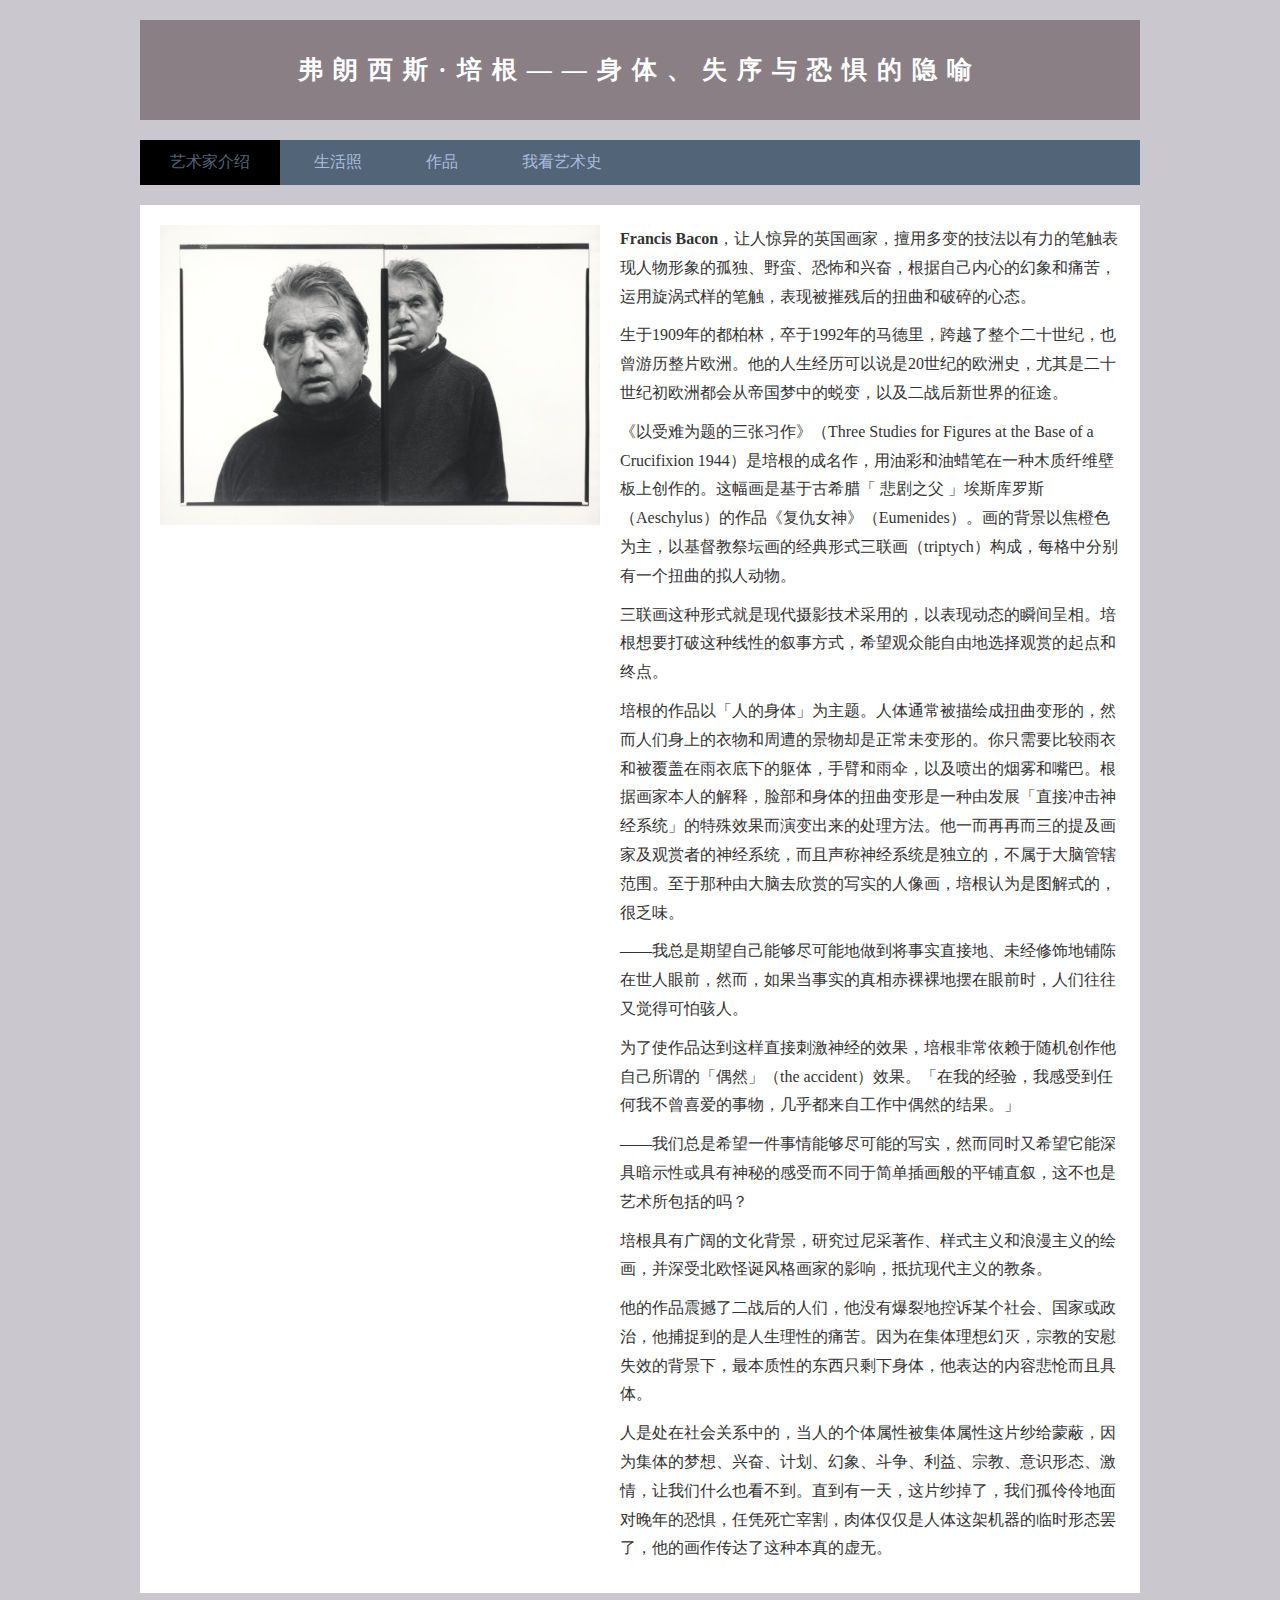
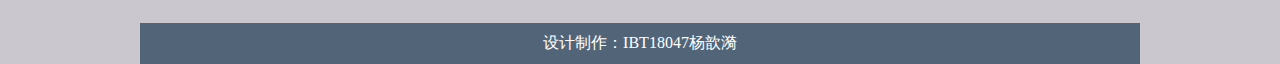
<file: index.html>
<!DOCTYPE html>
<html>
	<head>
		<meta charset="utf-8" />
		<title>弗朗西斯·培根——身体、失序与恐惧的隐喻</title>
		<link rel="stylesheet" type="text/css" href="css/style.css" />
	</head>
	<body>
		<!-- 顶部 -->
		<div class="header-user">
			<h3>弗朗西斯·培根——身体、失序与恐惧的隐喻</h3>
		</div>
		<div class="nav">
			<ul>
				<li class="active">
					<a href="index.html">艺术家介绍</a>
				</li>
				<li>
					<a href="life.html">生活照</a>
				</li>
				<li>
					<a href="work.html">作品</a>
				</li>
				<li>
					<a href="ly.html">我看艺术史</a>
				</li>
			</ul>
		</div>
		<div class="home-about">
			<img src="img/FB.jpg">
			<div>
				<p><b>Francis Bacon</b>，让人惊异的英国画家，擅用多变的技法以有力的笔触表现人物形象的孤独、野蛮、恐怖和兴奋，根据自己内心的幻象和痛苦，运用旋涡式样的笔触，表现被摧残后的扭曲和破碎的心态。</p>
				<p>生于1909年的都柏林，卒于1992年的马德里，跨越了整个二十世纪，也曾游历整片欧洲。他的人生经历可以说是20世纪的欧洲史，尤其是二十世纪初欧洲都会从帝国梦中的蜕变，以及二战后新世界的征途。</p>
				<p>《以受难为题的三张习作》（Three Studies for Figures at the Base of a Crucifixion 1944）是培根的成名作，用油彩和油蜡笔在一种木质纤维壁板上创作的。这幅画是基于古希腊「 悲剧之父 」埃斯库罗斯（Aeschylus）的作品《复仇女神》（Eumenides）。画的背景以焦橙色为主，以基督教祭坛画的经典形式三联画（triptych）构成，每格中分别有一个扭曲的拟人动物。</p>
				<p>三联画这种形式就是现代摄影技术采用的，以表现动态的瞬间呈相。培根想要打破这种线性的叙事方式，希望观众能自由地选择观赏的起点和终点。</p>
				<p>培根的作品以「人的身体」为主题。人体通常被描绘成扭曲变形的，然而人们身上的衣物和周遭的景物却是正常未变形的。你只需要比较雨衣和被覆盖在雨衣底下的躯体，手臂和雨伞，以及喷出的烟雾和嘴巴。根据画家本人的解释，脸部和身体的扭曲变形是一种由发展「直接冲击神经系统」的特殊效果而演变出来的处理方法。他一而再再而三的提及画家及观赏者的神经系统，而且声称神经系统是独立的，不属于大脑管辖范围。至于那种由大脑去欣赏的写实的人像画，培根认为是图解式的，很乏味。</p>
				<p>——我总是期望自己能够尽可能地做到将事实直接地、未经修饰地铺陈在世人眼前，然而，如果当事实的真相赤裸裸地摆在眼前时，人们往往又觉得可怕骇人。</p>
				<p>为了使作品达到这样直接刺激神经的效果，培根非常依赖于随机创作他自己所谓的「偶然」（the accident）效果。「在我的经验，我感受到任何我不曾喜爱的事物，几乎都来自工作中偶然的结果。」</p>
				<p>——我们总是希望一件事情能够尽可能的写实，然而同时又希望它能深具暗示性或具有神秘的感受而不同于简单插画般的平铺直叙，这不也是艺术所包括的吗？</p>
				<p>培根具有广阔的文化背景，研究过尼采著作、样式主义和浪漫主义的绘画，并深受北欧怪诞风格画家的影响，抵抗现代主义的教条。
				<P>他的作品震撼了二战后的人们，他没有爆裂地控诉某个社会、国家或政治，他捕捉到的是人生理性的痛苦。因为在集体理想幻灭，宗教的安慰失效的背景下，最本质性的东西只剩下身体，他表达的内容悲怆而且具体。<p>
				<p>人是处在社会关系中的，当人的个体属性被集体属性这片纱给蒙蔽，因为集体的梦想、兴奋、计划、幻象、斗争、利益、宗教、意识形态、激情，让我们什么也看不到。直到有一天，这片纱掉了，我们孤伶伶地面对晚年的恐惧，任凭死亡宰割，肉体仅仅是人体这架机器的临时形态罢了，他的画作传达了这种本真的虚无。</p>
			</div>
		</div>
		<div class="footer">
			<p>设计制作：IBT18047杨歆漪</p>
		</div>
	</body>
</html>
</file>
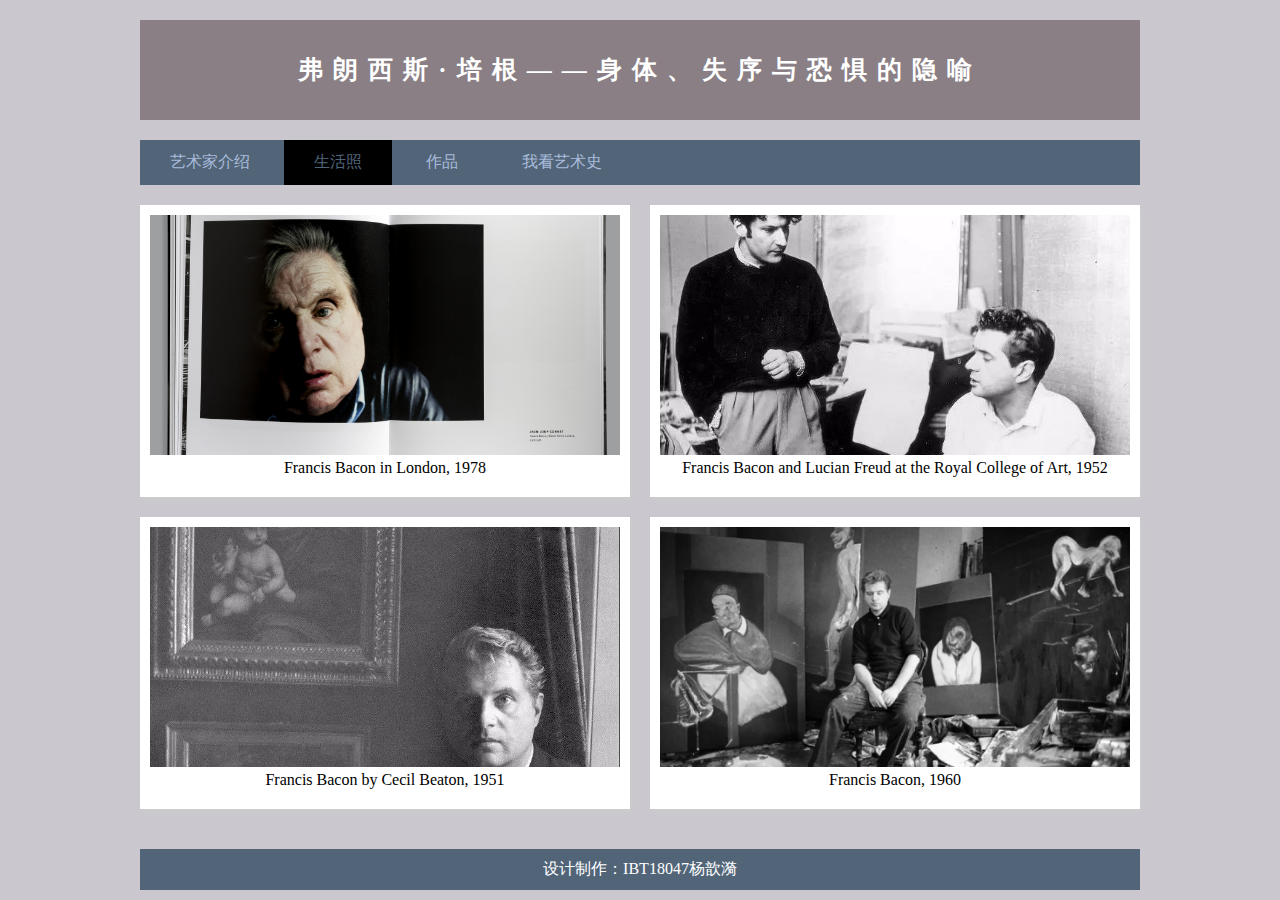
<file: life.html>
<!DOCTYPE html>
<html>
	<head>
		<meta charset="utf-8" />
		<title>弗朗西斯·培根——身体、失序与恐惧的隐喻</title>
		<link rel="stylesheet" type="text/css" href="css/style.css" />
	</head>
	<body>
		<!-- 顶部 -->
		<div class="header-user">
			<h3>弗朗西斯·培根——身体、失序与恐惧的隐喻</h3>
		</div>
		<div class="nav">
			<ul>
				<li>
					<a href="index.html">艺术家介绍</a>
				</li>
				<li class="active">
					<a href="life.html">生活照</a>
				</li>
				<li>
					<a href="work.html">作品</a>
				</li>
				<li>
					<a href="ly.html">我看艺术史</a>
				</li>
			</ul>
		</div>
		<div class="list">
			<ul>
				<li>
					<a href="https://www.francis-bacon.com/life">
						<img src="img/London, 1978.jpg" alt="">
						<p>Francis Bacon in London, 1978</p>
					</a>
				</li>
				<li>
					<a href="https://www.francis-bacon.com/life">
						<img src="img/Francis Bacon and Lucian Freud at the Royal College of Art.jpg">
						<p>Francis Bacon and Lucian Freud at the Royal College of Art, 1952</p>
					</a>
				</li>
				<li>
					<a href="https://www.francis-bacon.com/life">
						<img src="img/Francis Bacon by Cecil Beaton, 1951.jpg">
						<p>Francis Bacon by Cecil Beaton, 1951</p>
					</a>
				</li>
				<li>
					<a href="https://www.francis-bacon.com/life">
						<img src="img/Francis Bacon.jpg">
						<p>Francis Bacon, 1960</p>
					</a>
				</li>
			</ul>
		</div>
		<div class="footer">
			<p>设计制作：IBT18047杨歆漪</p>
		</div>
	</body>
</html>
</file>
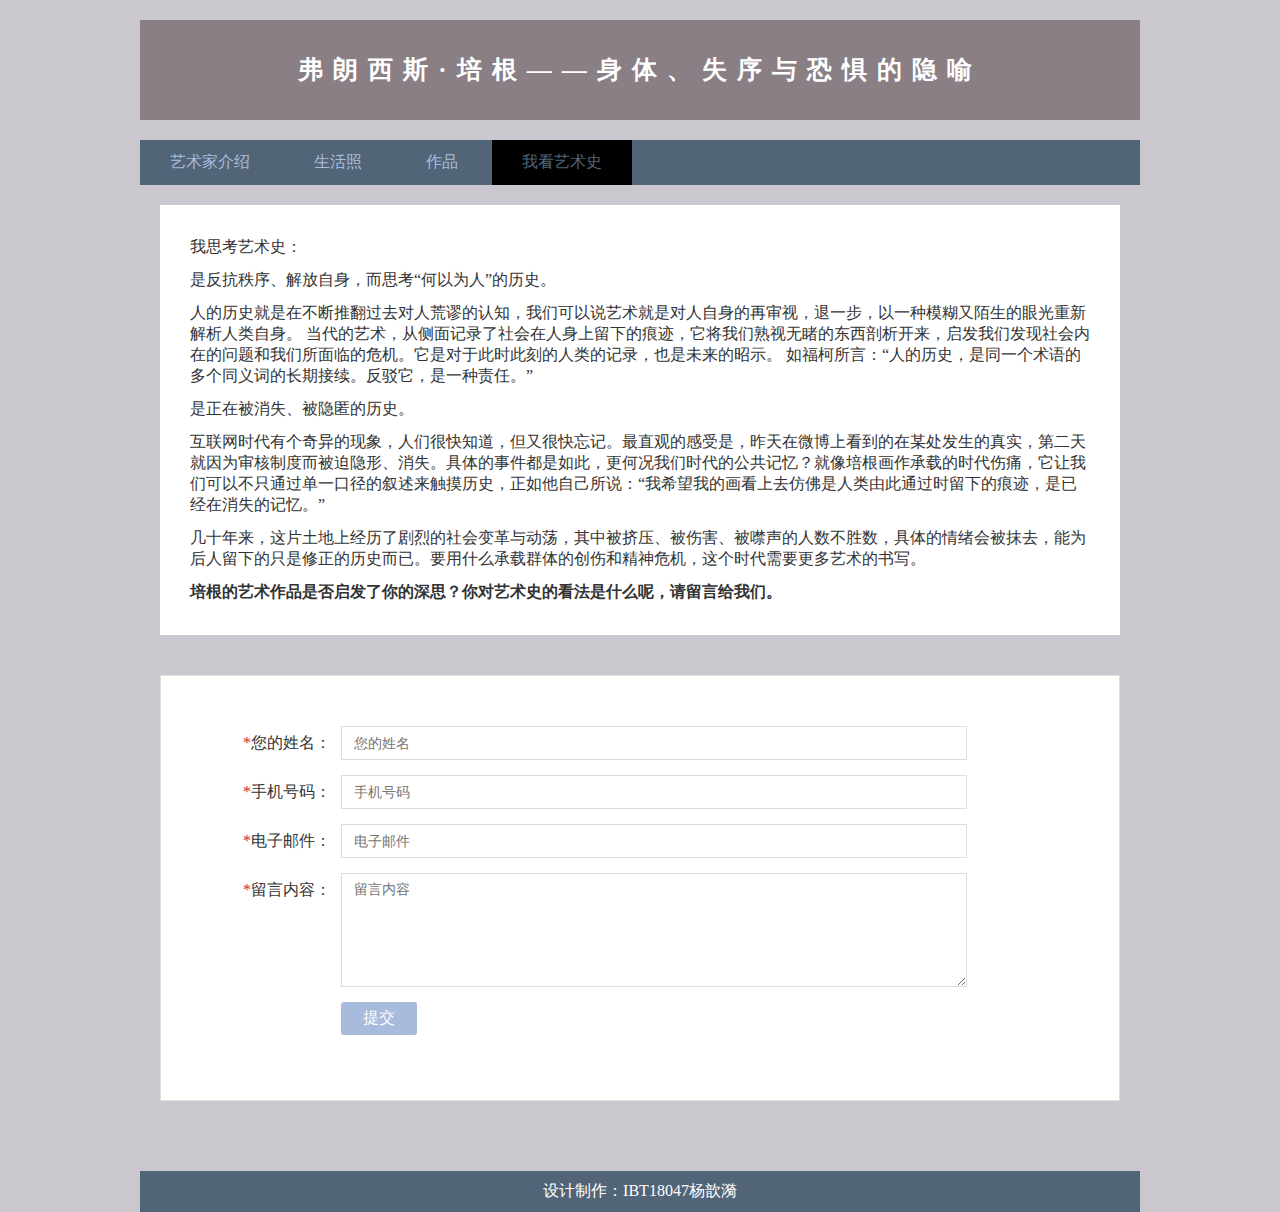
<file: ly.html>
<!DOCTYPE html>
<html>
	<head>
		<meta charset="utf-8" />
		<title>弗朗西斯·培根——身体、失序与恐惧的隐喻</title>
		<link rel="stylesheet" type="text/css" href="css/style.css" />
	</head>
	<body>
		<!-- 顶部 -->
		<div class="header-user">
			<h3>弗朗西斯·培根——身体、失序与恐惧的隐喻</h3>
		</div>
		<div class="nav">
			<ul>
				<li>
					<a href="index.html">艺术家介绍</a>
				</li>
				<li>
					<a href="life.html">生活照</a>
				</li>
				<li>
					<a href="work.html">作品</a>
				</li>
				<li class="active">
					<a href="ly.html">我看艺术史</a>
				</li>
			</ul>
		</div>
		<div class="home">
			<div>
				<p>我思考艺术史：</p>
				<p>是反抗秩序、解放自身，而思考“何以为人”的历史。</p>
				<p>人的历史就是在不断推翻过去对人荒谬的认知，我们可以说艺术就是对人自身的再审视，退一步，以一种模糊又陌生的眼光重新解析人类自身。
当代的艺术，从侧面记录了社会在人身上留下的痕迹，它将我们熟视无睹的东西剖析开来，启发我们发现社会内在的问题和我们所面临的危机。它是对于此时此刻的人类的记录，也是未来的昭示。
如福柯所言：“人的历史，是同一个术语的多个同义词的长期接续。反驳它，是一种责任。”</p>
				<p>是正在被消失、被隐匿的历史。</p>
				<p>互联网时代有个奇异的现象，人们很快知道，但又很快忘记。最直观的感受是，昨天在微博上看到的在某处发生的真实，第二天就因为审核制度而被迫隐形、消失。具体的事件都是如此，更何况我们时代的公共记忆？就像培根画作承载的时代伤痛，它让我们可以不只通过单一口径的叙述来触摸历史，正如他自己所说：“我希望我的画看上去仿佛是人类由此通过时留下的痕迹，是已经在消失的记忆。”</p>
				<p>几十年来，这片土地上经历了剧烈的社会变革与动荡，其中被挤压、被伤害、被噤声的人数不胜数，具体的情绪会被抹去，能为后人留下的只是修正的历史而已。要用什么承载群体的创伤和精神危机，这个时代需要更多艺术的书写。</p>
				<p><b>培根的艺术作品是否启发了你的深思？你对艺术史的看法是什么呢，请留言给我们。</b></p>
			</div>
		</div>
		<div class="web-section">
			<div class="container">
				<div class="web-message">
					<form>
						<div class="form-group">
							<label class="form-label"><span>*</span>您的姓名：</label>
							<div class="form-content">
								<input type="text" id="attr_1" name="attr_1" class="form-control" placeholder="您的姓名">
							</div>
						</div>
						<div class="form-group">
							<label class="form-label"><span>*</span>手机号码：</label>
							<div class="form-content">
								<input type="tel" id="attr_2" name="attr_2" class="form-control" placeholder="手机号码">
							</div>
						</div>
						<div class="form-group">
							<label class="form-label"><span>*</span>电子邮件：</label>
							<div class="form-content">
								<input type="email" id="attr_3" name="attr_3" class="form-control" placeholder="电子邮件">
							</div>
						</div>
						<div class="form-group">
							<label class="form-label"><span>*</span>留言内容：</label>
							<div class="form-content">
								<textarea id="attr_4" name="attr_4" class="form-control" rows="5"
									placeholder="留言内容"></textarea>
							</div>
						</div>
						<div class="form-group">
							<label class="form-label"></label>
							<div class="form-content">
								<button type="submit" class="form-submit">提交</button>
							</div>
						</div>
					</form>
				</div>
			</div>
		</div>
		<div class="footer">
			<p>设计制作：IBT18047杨歆漪</p>
		</div>
	</body>
</html>
</file>
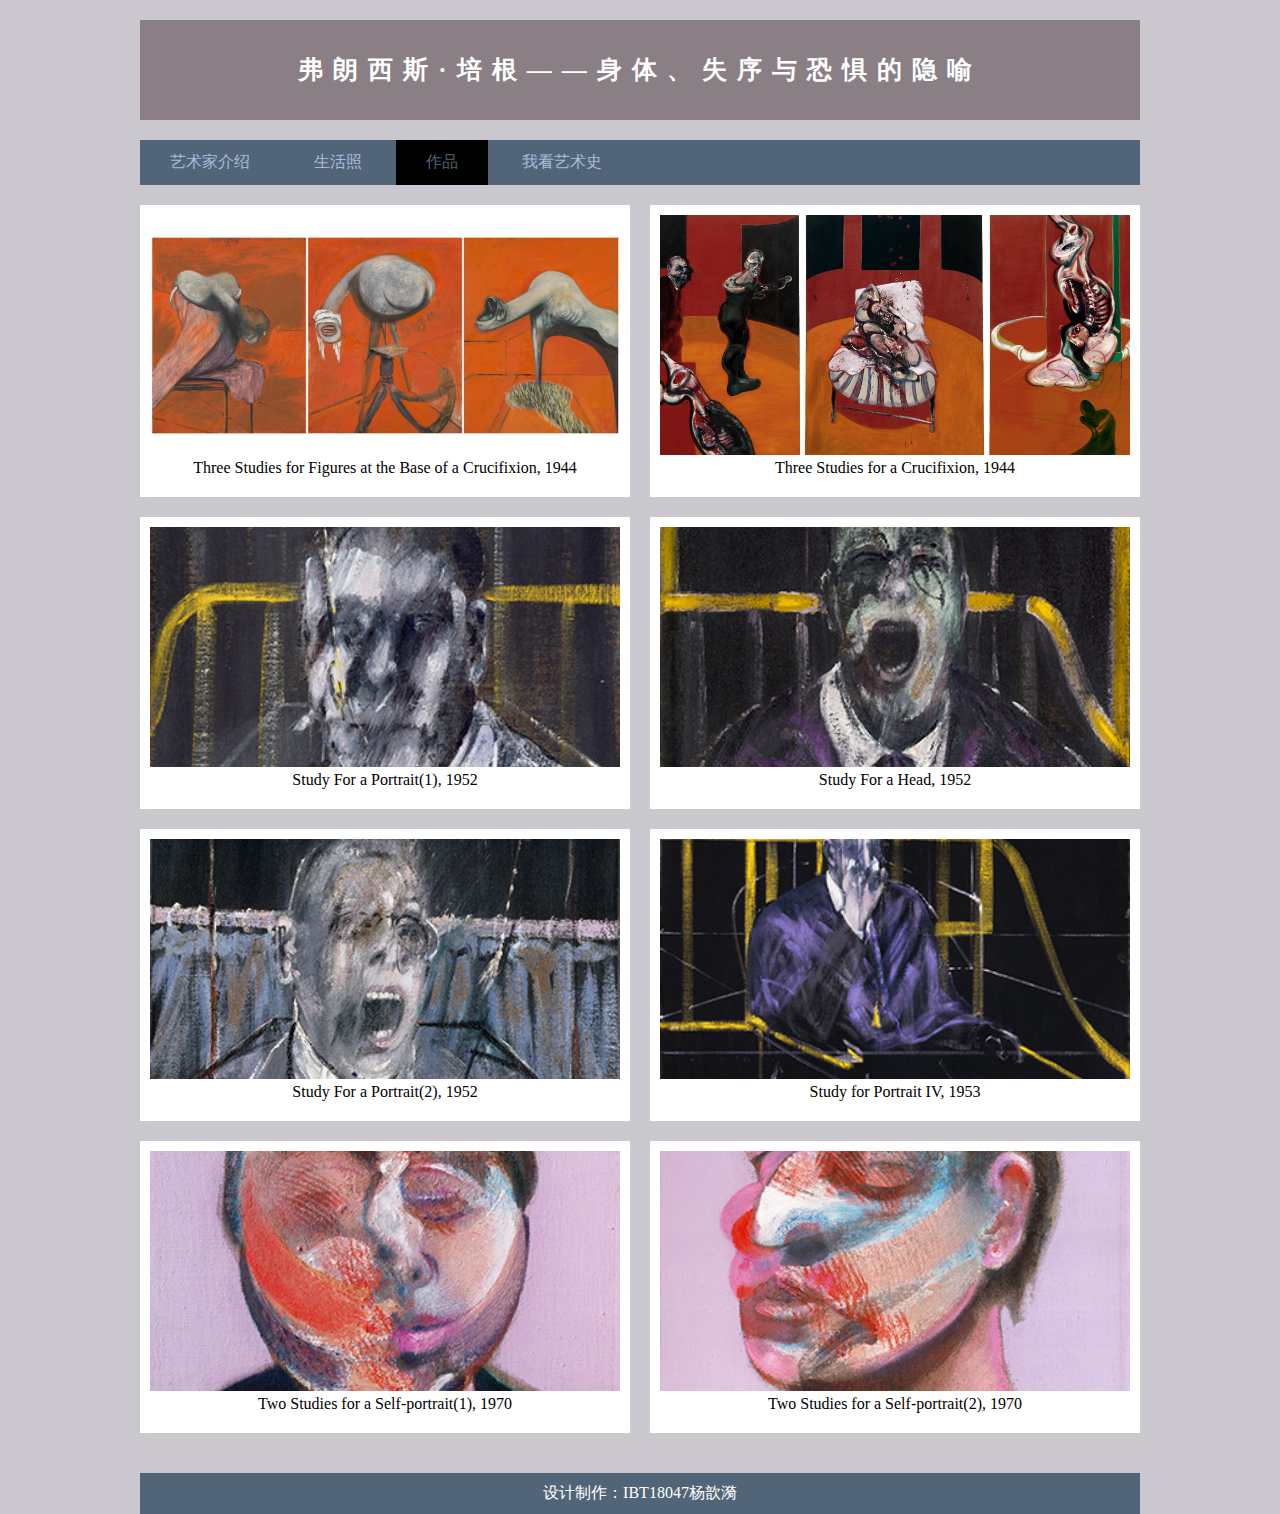
<file: work.html>
<!DOCTYPE html>
<html>
	<head>
		<meta charset="utf-8" />
		<title>弗朗西斯·培根——身体、失序与恐惧的隐喻</title>
		<link rel="stylesheet" type="text/css" href="css/style.css" />
	</head>
	<body>
		<!-- 顶部 -->
		<div class="header-user">
			<h3>弗朗西斯·培根——身体、失序与恐惧的隐喻</h3>
		</div>
		<div class="nav">
			<ul>
				<li>
					<a href="index.html">艺术家介绍</a>
				</li>
				<li>
					<a href="life.html">生活照</a>
				</li>
				<li class="active">
					<a href="work.html">作品</a>
				</li>
				<li>
					<a href="ly.html">我看艺术史</a>
				</li>
			</ul>
		</div>
		<div class="list">
			<ul>
				<li>
					<a href="https://www.francis-bacon.com/paintings">
						<img src="img/Three Studies for Figures at the Base of a Crucifixion , 1944.jpg">
					</a>
					<p>Three Studies for Figures at the Base of a Crucifixion, 1944</p>
				</li>
				<li>
					<a href="https://www.francis-bacon.com/paintings">
						<img src="img/three studies for a crucifixion.jpg">
					</a>
					<p>Three Studies for a Crucifixion, 1944</p>
				</li>
				<li>
					<a href="https://www.francis-bacon.com/paintings">
						<img src="img/STUDY FOR A PORTRAIT2, 1952.jpg">
					</a>
					<p>Study For a Portrait(1), 1952</p>
				</li>
				<li>
					<a href="https://www.francis-bacon.com/paintings">
						<img src="img/study for a head.jpg">
						<p>Study For a Head, 1952</p>
					</a>
				</li>
				<li>
					<a href="https://www.francis-bacon.com/paintings">
						<img src="img/STUDY FOR A PORTRAIT.jpg">
					</a>
					<p>Study For a Portrait(2), 1952</p>
				</li>
				<li>
					<a href="https://www.francis-bacon.com/paintings">
						<img src="img/STUDY FOR PORTRAIT 1953.jpg">
					</a>
					<p>Study for Portrait IV, 1953</p>
				</li>
				<li>
					<a href="https://www.francis-bacon.com/paintings">
						<img src="img/TWO STUDIES FOR A SELF-PORTRAIT,1970.jpg">
					</a>
					<p>Two Studies for a Self-portrait(1), 1970</p>
				</li>
				<li>
					<a href="https://www.francis-bacon.com/paintings">
						<img src="img/TWO STUDIES FOR A SELF-PORTRAIT(1),1970.jpg">
					</a>
					<p>Two Studies for a Self-portrait(2), 1970</p>
				</li>
			</ul>
		</div>
		<div class="footer">
			<p>设计制作：IBT18047杨歆漪</p>
		</div>
	</body>
</html>
</file>
<file: css/style.css>
* {
	margin: 0;
	padding: 0;
}

body {
	background: #cac7ce;
	color: #FFFFFF;
}

li {
	list-style: none;
}

a {
	text-decoration: none;
}

.header-user {
	width: 1000px;
	height: 100px;
	line-height: 100px;
	margin: 20px auto;
	background: #897f85;
	text-align: center;
}
.header-user h3 {
	color: #FFFFFF;
	font-size: 25px;
	letter-spacing: 10px;
}

/* 导航 */
.nav {
	width: 1000px;
	margin: auto;
	background: #526578;
	margin-bottom: 20px;
}
.nav ul li {
	display: inline-block;
}

.nav ul li a {
	display: block;
	padding: 12px 30px;
	background: #526578;
	color: #a9bbdc;
}

.nav ul .active a {
	color: #526578;
	background: #000000;
}

.nav ul li a:hover {
	color: #526578;
	background: #000000;
}

.banner {
	display: flex;
	width: 1000px;
	height: 300px;
	margin: 20px auto;
	justify-content: space-between;
}

.banner img {
	width: 100%;
	height: 100%;
	object-fit: cover;
}

.list {
	width: 1000px;
	margin: auto;
}

.list ul {
	display: flex;
	flex-wrap: wrap;
	justify-content: space-between;
}

.list ul li {
	list-style: none;
	width: 47%;
	background: #FFFFFF;
	text-align: center;
	padding: 10px;
	margin-bottom: 20px;
	box-shadow: 2px 3px 5px #ccc;
}

.list ul li a {
	display: block;
	width: 100%;
	text-decoration: none;
}

.list ul li img {
	width: 100%;
	height: 240px;
	object-fit: cover;
}

.list ul li p {
	margin-bottom: 10px;
	font-size: 16px;
	color: #000000;
}

.footer p {
	width: 1000px;
	margin: auto;
	background: #526578;
	padding: 10px 0;
	color: #FFFFFF;
	text-align: center;
	margin-top: 20px;
}

.home-about {
	display: flex;
	justify-content: space-between;
	width: 960px;
	margin: 0px auto 30px auto;
	background: #FFFFFF;
	color: #333333;
	padding: 20px;
}

.home-about img {
	width: 440px;
	height: 300px;
	object-fit: cover;
}

.home-about div {
	width: 500px;
}

.home-about p {
	margin-bottom: 10px;
	line-height: 1.8;
}

.home {
	display: flex;
	justify-content: space-between;
	width: 960px;
	margin: 0px auto 20px auto;
	background: #FFFFFF;
	color: #333333;
	padding: 20px 0;
}

.home p {
	font-size: 1em;
	margin: .75em 30px;
}
.web-section {
	width: 960px;
	margin: auto;
	padding: 20px 0;
}

.container {
	width: 100%;
	margin: 0 auto;
	background: #FFFFFF;
}

.web-message {
	border: 1px solid #ddd;
	padding: 50px;
	margin-bottom: 30px;
}

.form-group {
	margin-bottom: 15px;
}

.form-label {
	float: left;
	line-height: 34px;
	width: 120px;
	text-align: right;
	color: #333333;
}

.form-label span {
	color: #d82634;
}

.form-content {
	margin-left: 130px;
}

.form-control {
	line-height: 20px;
	font-size: 14px;
	border: 1px solid #ddd;
	padding: 6px 12px;
	width: 600px;
	display: inline-block;
	vertical-align: top;
}

.form-submit {
	padding: 6px 22px;
	color: #fff;
	background-color: #a9bbdc;
	border: 0;
	cursor: pointer;
	font-size: 16px;
	border-radius: 3px;
}
</file>
